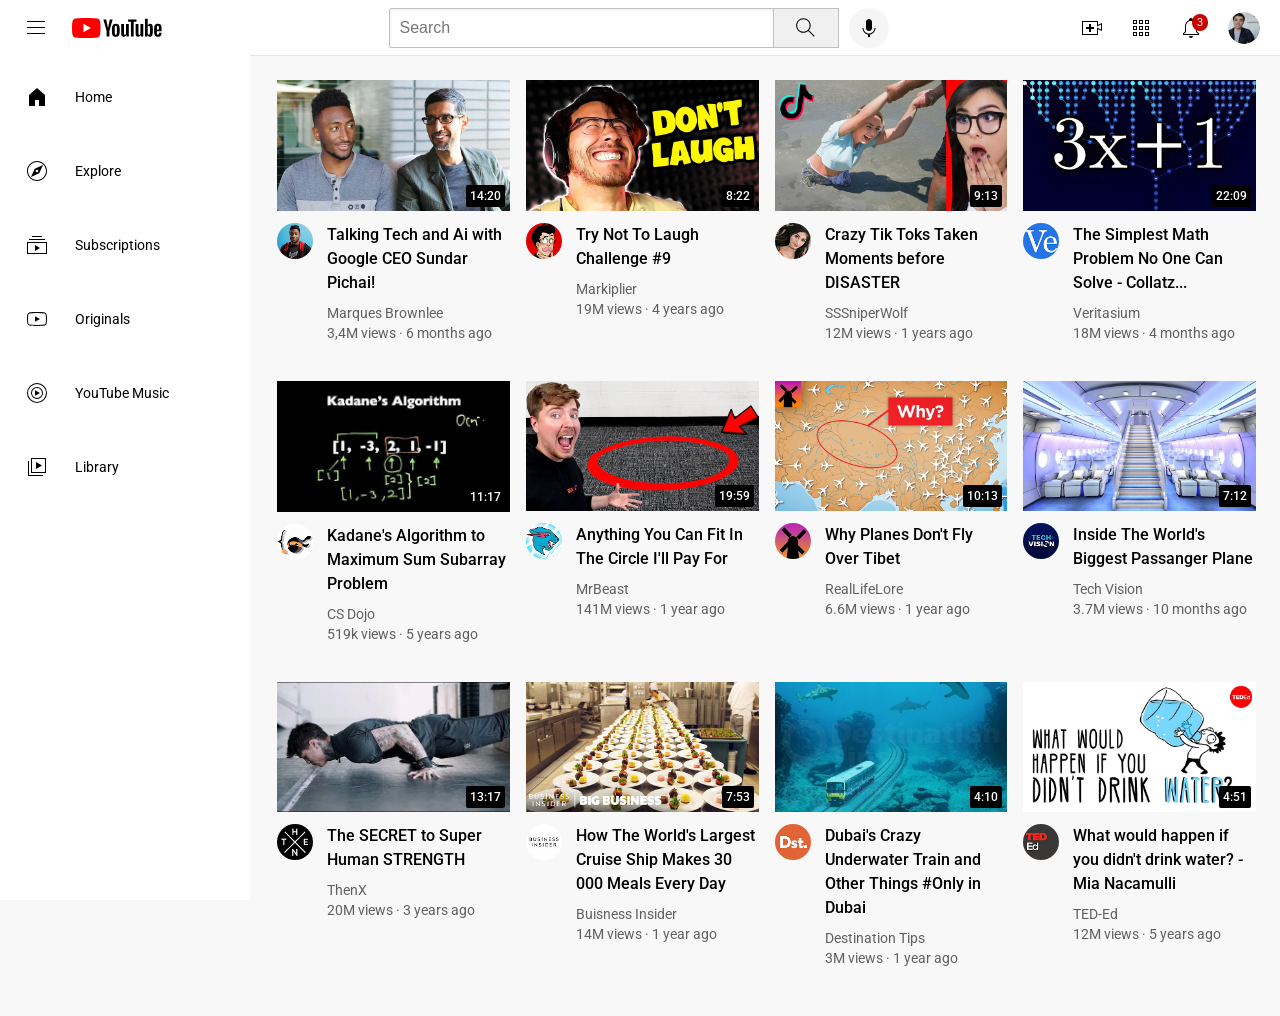
<file: index.html>
<!DOCTYPE html>
  <head>
    <title>Youtube.com Clone</title>
    <link href="styles/general.css" rel="stylesheet">
    <link href="styles/header.css" rel="stylesheet">
    <link href="styles/video.css" rel="stylesheet">
    <link href="styles/sidebar.css" rel="stylesheet">

    <link rel="preconnect" href="https://fonts.googleapis.com">
    <link rel="preconnect" href="https://fonts.gstatic.com" crossorigin>
    <link href="https://fonts.googleapis.com/css2?family=Roboto:wght@400;500;700&display=swap" rel="stylesheet">
  </head>
  <body>
    <header class="header">
      <div class="left-section">
        <img class="hamburger-menu" src="icons/hamburger-menu.svg">
        <img class="youtube-logo" src="icons/youtube-logo.svg">
      </div>
      <div class="middle-section">
        <input class="search-bar" type="text" 
        placeholder="Search">
        <button class="search-button">
          <img class="search-icon"
          src="icons/search.svg">
          <div class="tooltip">Search</div>
        </button>
        <button class="voice-search-button">
          <img class="voice-search-icon" 
          src="icons/voice-search-icon.svg">
          <div class="tooltip">Search with your voice</div>
        </button>
      </div>
      <div class="right-section">
        <div class="upload-icon-container">
          <img class="upload-icon" 
          src="icons/upload.svg">
          <div class="tooltip">Create</div>
        </div>
        <div class="youtube-apps-icon-container">
          <img class="youtube-apps-icon" 
          src="icons/youtube-apps.svg">
          <div class="tooltip">YouTube apps</div>
        </div>
        <div class="notifications-icon-container">
          <img class="notifications-icon" 
          src="icons/notifications.svg">
          <div class="notifications-count">3</div>
          <div class="tooltip">Notifications</div>
        </div>
        <img class="current-user-picture" src="channel-pictures/my-channel.jpeg">
      </div>
    </header>
    
    <nav class="sidebar">
      <div class="sidebar-link">
        <img src="icons/home.svg">
        <div class="sidebar-text">Home</div>
      </div>
      <div class="sidebar-link">
        <img src="icons/explore.svg">
        <div class="sidebar-text">Explore</div>
      </div>
      <div class="sidebar-link">
        <img src="icons/subscriptions.svg">
        <div class="sidebar-text">Subscriptions</div>
      </div>
      <div class="sidebar-link">
        <img src="icons/originals.svg">
        <div class="sidebar-text">Originals</div>
      </div>
      <div class="sidebar-link">
        <img src="icons/youtube-music.svg">
        <div class="sidebar-text">YouTube Music</div>
      </div>
      <div class="sidebar-link">
        <img src="icons/library.svg">
        <div class="sidebar-text">Library</div>
      </div>
    </nav>

    <main>
      <section class="video-grid">
        <div class="video-preview">
          <div class="thumbnail-row">
            <a href="https://www.youtube.com/watch?v=n2RNcPRtAiY&ab_channel=MarquesBrownlee">
              <img class="thumbnail" 
              src="thumbnails/thumbnail-1.webp">
              <div class="video-time">14:20</div>
            </a>
          </div>
          <div class="video-info-grid">
            <div class="channel-picture">
              <a href="https://www.youtube.com/c/mkbhd">
                <img class="profile-picture" 
                src="channel-pictures/channel-1.jpeg">
              </a>
            </div>
            <div class="video-info">
              <a href="https://www.youtube.com/watch?v=n2RNcPRtAiY&ab_channel=MarquesBrownlee">
                <p class="video-title">
                  Talking Tech and Ai with Google CEO Sundar Pichai!
                </p>
              </a>
              <a href="https://www.youtube.com/c/mkbhd">
                <p class="video-author">
                  Marques Brownlee
                </p>
              </a>
              <p class="video-stats">
                3,4M views &#183 6 months ago
              </p>
            </div>
          </div>
        </div>
    
        <div class="video-preview">
          <div class="thumbnail-row">
            <a href="https://www.youtube.com/watch?v=mP0RAo9SKZk&ab_channel=Markiplier">
              <img class="thumbnail" src="thumbnails/thumbnail-2.webp">
              <div class="video-time">8:22</div>
            </a>
          </div>
          <div class="video-info-grid">
            <div class="channel-picture">
              <a href="https://www.youtube.com/c/markiplier">
                <img class="profile-picture" src="channel-pictures/channel-2.jpeg">
              </a>
            </div>
            <div class="video-info">
              <a href="https://www.youtube.com/watch?v=mP0RAo9SKZk&ab_channel=Markiplier">
                <p class="video-title">
                  Try Not To Laugh Challenge #9
                </p>
              </a>
              <a href="https://www.youtube.com/c/markiplier">
                <p class="video-author">
                  Markiplier
                </p>
              </a>
              <p class="video-stats">
                19M views &#183 4 years ago
              </p>
            </div>
          </div>
        </div>
    
        <div class="video-preview">
          <div class="thumbnail-row">
            <a href="https://www.youtube.com/watch?v=FgjPQQeTh1w&ab_channel=SSSniperWolf">
              <img class="thumbnail" src="thumbnails/thumbnail-3.webp">
              <div class="video-time">9:13</div>
            </a>
          </div>
          <div class="video-info-grid">
            <div class="channel-picture">
              <a href="https://www.youtube.com/user/SSSniperWolf">
                <img class="profile-picture" src="channel-pictures/channel-3.jpeg">
              </a>
            </div>
            <div class="video-info">
              <a href="https://www.youtube.com/watch?v=FgjPQQeTh1w&ab_channel=SSSniperWolf">
                <p class="video-title">
                  Crazy Tik Toks Taken Moments before DISASTER
                </p>
              </a>
              <a href="https://www.youtube.com/user/SSSniperWolf">
                <p class="video-author">
                  SSSniperWolf
                </p>
              </a>
              <p class="video-stats">
                12M views &#183 1 years ago
              </p>
            </div>
          </div>
        </div>
    
       <div class="video-preview">
          <div class="thumbnail-row">
            <a href="https://www.youtube.com/watch?v=094y1Z2wpJg&ab_channel=Veritasium">
              <img class="thumbnail" src="thumbnails/thumbnail-4.webp">
              <div class="video-time">22:09</div>
            </a>
          </div>
          <div class="video-info-grid">
            <div class="channel-picture">
              <a href="https://www.youtube.com/c/veritasium">
                <img class="profile-picture" src="channel-pictures/channel-4.jpeg">
              </a>
            </div>
            <div class="video-info">
              <a href="https://www.youtube.com/watch?v=094y1Z2wpJg&ab_channel=Veritasium">
                <p class="video-title">
                  The Simplest Math Problem No One Can Solve - Collatz...
                </p>
              </a>
              <a href="https://www.youtube.com/c/veritasium">
                <p class="video-author">
                  Veritasium
                </p>
              </a>
              <p class="video-stats">
                18M views &#183 4 months ago
              </p>
            </div>
          </div>
        </div>
    
        <div class="video-preview">
          <div class="thumbnail-row">
            <a href="https://www.youtube.com/watch?v=86CQq3pKSUw&ab_channel=CSDojo">
              <img class="thumbnail" src="thumbnails/thumbnail-5.webp">
              <div class="video-time">11:17</div>
            </a>
          </div>
          <div class="video-info-grid">
            <div class="channel-picture">
              <a href="https://www.youtube.com/c/CSDojo">
                <img class="profile-picture" src="channel-pictures/channel-5.jpeg">
              </a>
            </div>
            <div class="video-info">
              <a href="https://www.youtube.com/watch?v=86CQq3pKSUw&ab_channel=CSDojo">
                <p class="video-title">
                  Kadane's Algorithm to Maximum Sum Subarray Problem
                </p>
              </a>
              <a href="https://www.youtube.com/c/CSDojo">
                <p class="video-author">
                  CS Dojo
                </p>
              </a>
              <p class="video-stats">
                519k views &#183 5 years ago
              </p>
            </div>
          </div>
        </div>
    
        <div class="video-preview">
          <div class="thumbnail-row">
            <a href="https://www.youtube.com/watch?v=yXWw0_UfSFg&ab_channel=MrBeast">
              <img class="thumbnail" src="thumbnails/thumbnail-6.webp">
              <div class="video-time">19:59</div>
            </a>
          </div>
          <div class="video-info-grid">
            <div class="channel-picture">
              <a href="https://www.youtube.com/channel/UCX6OQ3DkcsbYNE6H8uQQuVA">
                <img class="profile-picture" src="channel-pictures/channel-6.jpeg">
              </a>
            </div>
            <div class="video-info">
              <a href="https://www.youtube.com/watch?v=yXWw0_UfSFg&ab_channel=MrBeast">
                <p class="video-title">
                  Anything You Can Fit In The Circle I'll Pay For
                </p>
              </a>
              <a href="https://www.youtube.com/channel/UCX6OQ3DkcsbYNE6H8uQQuVA">
                <p class="video-author">
                  MrBeast
                </p>
              </a>
              <p class="video-stats">
                141M views &#183 1 year ago
              </p>
            </div>
          </div>
        </div> 
  
        <div class="video-preview">
          <div class="thumbnail-row">
            <a href="https://www.youtube.com/watch?v=fNVa1qMbF9Y&ab_channel=RealLifeLore">
              <img class="thumbnail" src="thumbnails/thumbnail-7.webp">
              <div class="video-time">10:13</div>
            </a>
          </div>
          <div class="video-info-grid">
            <div class="channel-picture">
              <a href="https://www.youtube.com/channel/UCP5tjEmvPItGyLhmjdwP7Ww">
                <img class="profile-picture" src="channel-pictures/channel-7.jpeg">
              </a>
            </div>
            <div class="video-info">
              <a href="https://www.youtube.com/watch?v=fNVa1qMbF9Y&ab_channel=RealLifeLore">
                <p class="video-title">
                  Why Planes Don't Fly Over Tibet            
                </p>
              </a>
              <a href="https://www.youtube.com/channel/UCP5tjEmvPItGyLhmjdwP7Ww">
                <p class="video-author">
                  RealLifeLore
                </p>
              </a>
              <p class="video-stats">
                6.6M views &#183 1 year ago
              </p>
            </div>
          </div>
        </div> 
  
        <div class="video-preview">
          <div class="thumbnail-row">
            <a href="https://www.youtube.com/watch?v=lFm4EM1juls&ab_channel=TechVision">
              <img class="thumbnail" src="thumbnails/thumbnail-8.webp">
              <div class="video-time">7:12</div>
            </a>
          </div>
          <div class="video-info-grid">
            <div class="channel-picture">
              <a href="https://www.youtube.com/channel/UCHAK6CyegY22Zj2GWrcaIxg">
                <img class="profile-picture" src="channel-pictures/channel-8.jpeg">
              </a>
            </div>
            <div class="video-info">
              <a href="https://www.youtube.com/watch?v=lFm4EM1juls&ab_channel=TechVision">
                <p class="video-title">
                  Inside The World's Biggest Passanger Plane
                </p>
              </a>
              <a href="https://www.youtube.com/channel/UCHAK6CyegY22Zj2GWrcaIxg">
                <p class="video-author">
                  Tech Vision
                </p>
              </a>
              <p class="video-stats">
                3.7M views &#183 10 months ago
              </p>
            </div>
          </div>
        </div> 
  
        <div class="video-preview">
          <div class="thumbnail-row">
            <a href="https://www.youtube.com/watch?v=ixmxOlcrlUc&ab_channel=THENX">
              <img class="thumbnail" src="thumbnails/thumbnail-9.webp">
              <div class="video-time">13:17</div>
            </a>
          </div>
          <div class="video-info-grid">
            <div class="channel-picture">
              <a href="https://www.youtube.com/c/OFFICIALTHENXSTUDIOS">
                <img class="profile-picture" src="channel-pictures/channel-9.jpeg">
              </a>
            </div>
            <div class="video-info">
              <a href="https://www.youtube.com/watch?v=ixmxOlcrlUc&ab_channel=THENX">
                <p class="video-title">
                  The SECRET to Super Human STRENGTH
                </p>
              </a>
              <a href="https://www.youtube.com/c/OFFICIALTHENXSTUDIOS">
                <p class="video-author">
                  ThenX
                </p>
              </a>
              <p class="video-stats">
                20M views &#183 3 years ago
              </p>
            </div>
          </div>
        </div> 
  
        <div class="video-preview">
          <div class="thumbnail-row">
            <a href="https://www.youtube.com/watch?v=R2vXbFp5C9o&ab_channel=BusinessInsider">
              <img class="thumbnail" src="thumbnails/thumbnail-10.webp">
              <div class="video-time">7:53</div>
            </a>
          </div>
          <div class="video-info-grid">
            <div class="channel-picture">
              <a href="https://www.youtube.com/user/businessinsider">
                <img class="profile-picture" src="channel-pictures/channel-10.jpeg">
              </a>
            </div>
            <div class="video-info">
              <a href="https://www.youtube.com/watch?v=R2vXbFp5C9o&ab_channel=BusinessInsider">
                <p class="video-title">
                  How The World's Largest Cruise Ship Makes 30 000 Meals Every Day
                </p>
              </a>
              <a href="https://www.youtube.com/user/businessinsider">
                <p class="video-author">
                  Buisness Insider
                </p>
              </a>
              <p class="video-stats">
                14M views &#183 1 year ago
              </p>
            </div>
          </div>
        </div> 
  
        <div class="video-preview">
          <div class="thumbnail-row">
            <a href="https://www.youtube.com/watch?v=0nZuYyXET3s&ab_channel=DestinationTips">
              <img class="thumbnail" src="thumbnails/thumbnail-11.webp">
              <div class="video-time">4:10</div>
            </a>
          </div>
          <div class="video-info-grid">
            <div class="channel-picture">
              <a href="https://www.youtube.com/c/Destinationtips">
                <img class="profile-picture" src="channel-pictures/channel-11.jpeg">
              </a>
            </div>
            <div class="video-info">
              <a href="https://www.youtube.com/watch?v=0nZuYyXET3s&ab_channel=DestinationTips">
                <p class="video-title">
                  Dubai's Crazy Underwater Train and Other Things &#35;Only in Dubai
                </p>
              </a>
              <a href="https://www.youtube.com/c/Destinationtips">
                <p class="video-author">
                  Destination Tips
                </p>
              </a>
              <p class="video-stats">
                3M views &#183 1 year ago
              </p>
            </div>
          </div>
        </div> 
  
        <div class="video-preview">
          <div class="thumbnail-row">
            <a href="https://www.youtube.com/watch?v=9iMGFqMmUFs&ab_channel=TED-Ed">
              <img class="thumbnail" src="thumbnails/thumbnail-12.webp">
              <div class="video-time">4:51</div>
            </a>
          </div>
          <div class="video-info-grid">
            <div class="channel-picture">
              <a href="https://www.youtube.com/teded">
                <img class="profile-picture" src="channel-pictures/channel-12.jpeg">
              </a>
            </div>
            <div class="video-info">
              <a href="https://www.youtube.com/watch?v=9iMGFqMmUFs&ab_channel=TED-Ed">
                <p class="video-title">
                  What would happen if you didn't drink water? - Mia Nacamulli
                </p>
              </a>
              <a href="https://www.youtube.com/teded">
                <p class="video-author">
                  TED-Ed
                </p>
              </a>
              <p class="video-stats">
                12M views &#183 5 years ago
              </p>
            </div>
          </div>
        </div> 
      </section>
    </main>
  </body>
</html>
</file>
<file: styles/general.css>
body {
    font-family: Roboto, Arial;
    color: black;
    margin: 0;
    padding-top: 80px;
    padding-left: 96px;
    padding-right: 24px;
    padding-bottom: 50px;
    background-color: rgb(248, 248, 248);
}

p {
    margin-top: 0;
    margin-bottom: 0;
}

a,
a:visited, 
a:hover, 
a:active {
    color: black;
    text-decoration: none;
}
</file>
<file: styles/header.css>
.header {
    height: 55px;
    background-color: white;

    display: flex;
    justify-content: space-between;

    position: fixed;
    top: 0;
    left: 0;
    right: 0;
    z-index: 100;

    border-bottom-width: 1px;
    border-bottom-style: solid;
    border-bottom-color: rgb(228, 228, 228);
}

.left-section {
    display: flex;
    align-items: center;
}

.hamburger-menu {
    height: 24px;
    margin-left: 24px;
    margin-right: 24px;

    cursor: pointer;
}

.youtube-logo {
    height: 20px;
    cursor: pointer;
}

.middle-section {
    flex: 1;
    margin-left: 70px;
    margin-right: 35px;
    max-width: 500px;

    display: flex;
    align-items: center;
}

.search-bar {
    flex: 1;
    height: 36px;
    width: 0px;
    padding-left: 10px;
    font-size: 16px;
    border: 1px solid rgb(192, 192, 192);
    border-radius: 2px;
    box-shadow: inset 1px 2px 3px rgba(0, 0, 0, 0.05)
}

.search-bar::placeholder {
    font-size: 16px;
}

.search-button {
    height:40px;
    width: 66px;
    background-color: rgb(240, 240, 240);
    border: 1px;
    border-style: solid;
    border-color: rgb(192, 192, 192);
    margin-left: -1px;
    margin-right: 10px;
}

.search-button,
.voice-search-button,
.upload-icon-container,
.youtube-apps-icon-container,
.notifications-icon-container {
    position: relative;
    display: flex;
    justify-content: center;
    align-items: center;
    cursor: pointer;
}

.search-button .tooltip,
.voice-search-button .tooltip,
.upload-icon-container .tooltip,
.youtube-apps-icon-container .tooltip,
.notifications-icon-container .tooltip {
    font-size: 12px;
    background-color: rgba(49, 49, 49, 0.616);
    color: white;
    border-radius: 2px;
    padding: 10px 8px;
    white-space: nowrap;

    position: absolute;
    bottom: -42px;
    
    opacity: 0;
    transition: opacity 0.15s;
    pointer-events: none;
}

.search-button:hover .tooltip, 
.voice-search-button:hover .tooltip,
.upload-icon-container:hover .tooltip,
.youtube-apps-icon-container:hover .tooltip,
.notifications-icon-container:hover .tooltip {
    opacity: 1;
}

.upload-icon-container .tooltip,
.youtube-apps-icon-container .tooltip,
.notifications-icon-container .tooltip {
    bottom: -50px;
}

.search-icon {
    height: 25px;
}

.voice-search-button {
    height: 40px;
    width: 40px;
    border-radius: 20px;
    border: none;
    background-color: rgb(245, 245, 245);
}

.voice-search-icon {
    height: 24px;
}

.right-section {
    width: 180px;
    margin-right: 20px;
    display: flex;
    align-items: center;
    justify-content: space-between;
    flex-shrink: 0;
}

.upload-icon {
    height: 24px;
}

.youtube-apps-icon {
    height: 24px;
}

.notifications-icon-container {
    position: relative;
}

.notifications-icon {
    height: 24px;
}

.notifications-count {
    font-size: 11px;
    background-color: rgb(200, 0, 0);
    color: white;

    padding-left: 5px;
    padding-right: 5px;
    padding-top: 2px;
    padding-bottom: 2px;
    border-radius: 10px;

    position: absolute;
    top: -2px;
    right: -5px;
}

.current-user-picture {
    height: 32px;
    border-radius: 16px;
    cursor: pointer;
}
</file>
<file: styles/video.css>
.thumbnail {
  width: 100%;
}

.video-title {
  font-size: 14px;
  font-weight: 500;
  line-height: 20px;
  margin-top: 0;
  margin-bottom: 10px;
}

.video-author, 
.video-stats {
  font-size: 12px;
  color: rgb(96, 96, 96);
}

.video-author {
  margin-bottom: 4px;
}

.video-info-grid {
  display: grid;
  grid-template-columns: 50px 1fr;
}

.profile-picture {
  width: 36px;
  border-radius: 50px;
}

.thumbnail-row {
  margin-bottom: 8px;
  position: relative;
}

.video-grid {
  display: grid;
  grid-template-columns: 1fr 1fr 1fr;
  column-gap: 16px;
  row-gap: 40px;
}

@media (max-width: 750px) {
  .video-grid {
    grid-template-columns: 1fr 1fr;
  }
}

@media (min-width: 751px) and (max-width: 1099px) {
  .video-grid {
    grid-template-columns: 1fr 1fr 1fr;
  }
}

@media (min-width: 1100px) {
  .video-grid {
    grid-template-columns: 1fr 1fr 1fr 1fr;
  }

  .video-title {
    font-size: 16px;
    line-height: 24px;
  }

  .video-author, .video-stats {
    font-size: 14px;
  }
}

.video-time {
  font-size: 12px;
  font-weight: 500;
  color: white;
  background-color: black;
  padding: 4px;
  border-radius: 2px;

  position: absolute;
  bottom: 8px;
  right: 5px;
}
</file>
<file: styles/sidebar.css>
@media (max-width: 1199px) {
    .sidebar {
        background-color: white;
        width: 72px;

        padding-top: 5px;
    
        position: fixed;
        top: 55px;
        left: 0;
        bottom: 0;
    
        z-index: 100;
    }

    .sidebar-link {
        height: 74px;
    
        display: flex;
        flex-direction: column;
        align-items: center;
        justify-content: center;
    }
    
    .sidebar-link:hover {
        background-color: rgb(235, 235, 235);
        cursor: pointer;
    }
    
    .sidebar-link img {
        height: 24px;
        margin-bottom: 5px;
    }
    
    .sidebar-link div {
        font-size: 10px;
    }
}


/* To continue this, should create two other divs: one for the icons and one for the text. Then; align. */
@media (min-width: 1200px) {
    body {
        padding-left: 277px;
    }


    .sidebar {
        background-color: white;
        width: 250px;

        padding-top: 5px;
    
        position: fixed;
        top: 55px;
        left: 0;
        bottom: 0;
    
        z-index: 100;
    }

    .sidebar-link {
        height: 74px;
    
        position: relative;
        display: flex;
        flex-direction: row;
        align-items: center;
        justify-content: center;
    }
    
    .sidebar-link:hover {
        background-color: rgb(235, 235, 235);
        cursor: pointer;
    }
    
    .sidebar-link img {
        position: absolute;
        height: 24px;
        left: 25px;
        top: 25px;
    }
    
    .sidebar-link div {
        font-size: 14px;
    }

    .sidebar-text {
        width: 100px;
    }
}
</file>
